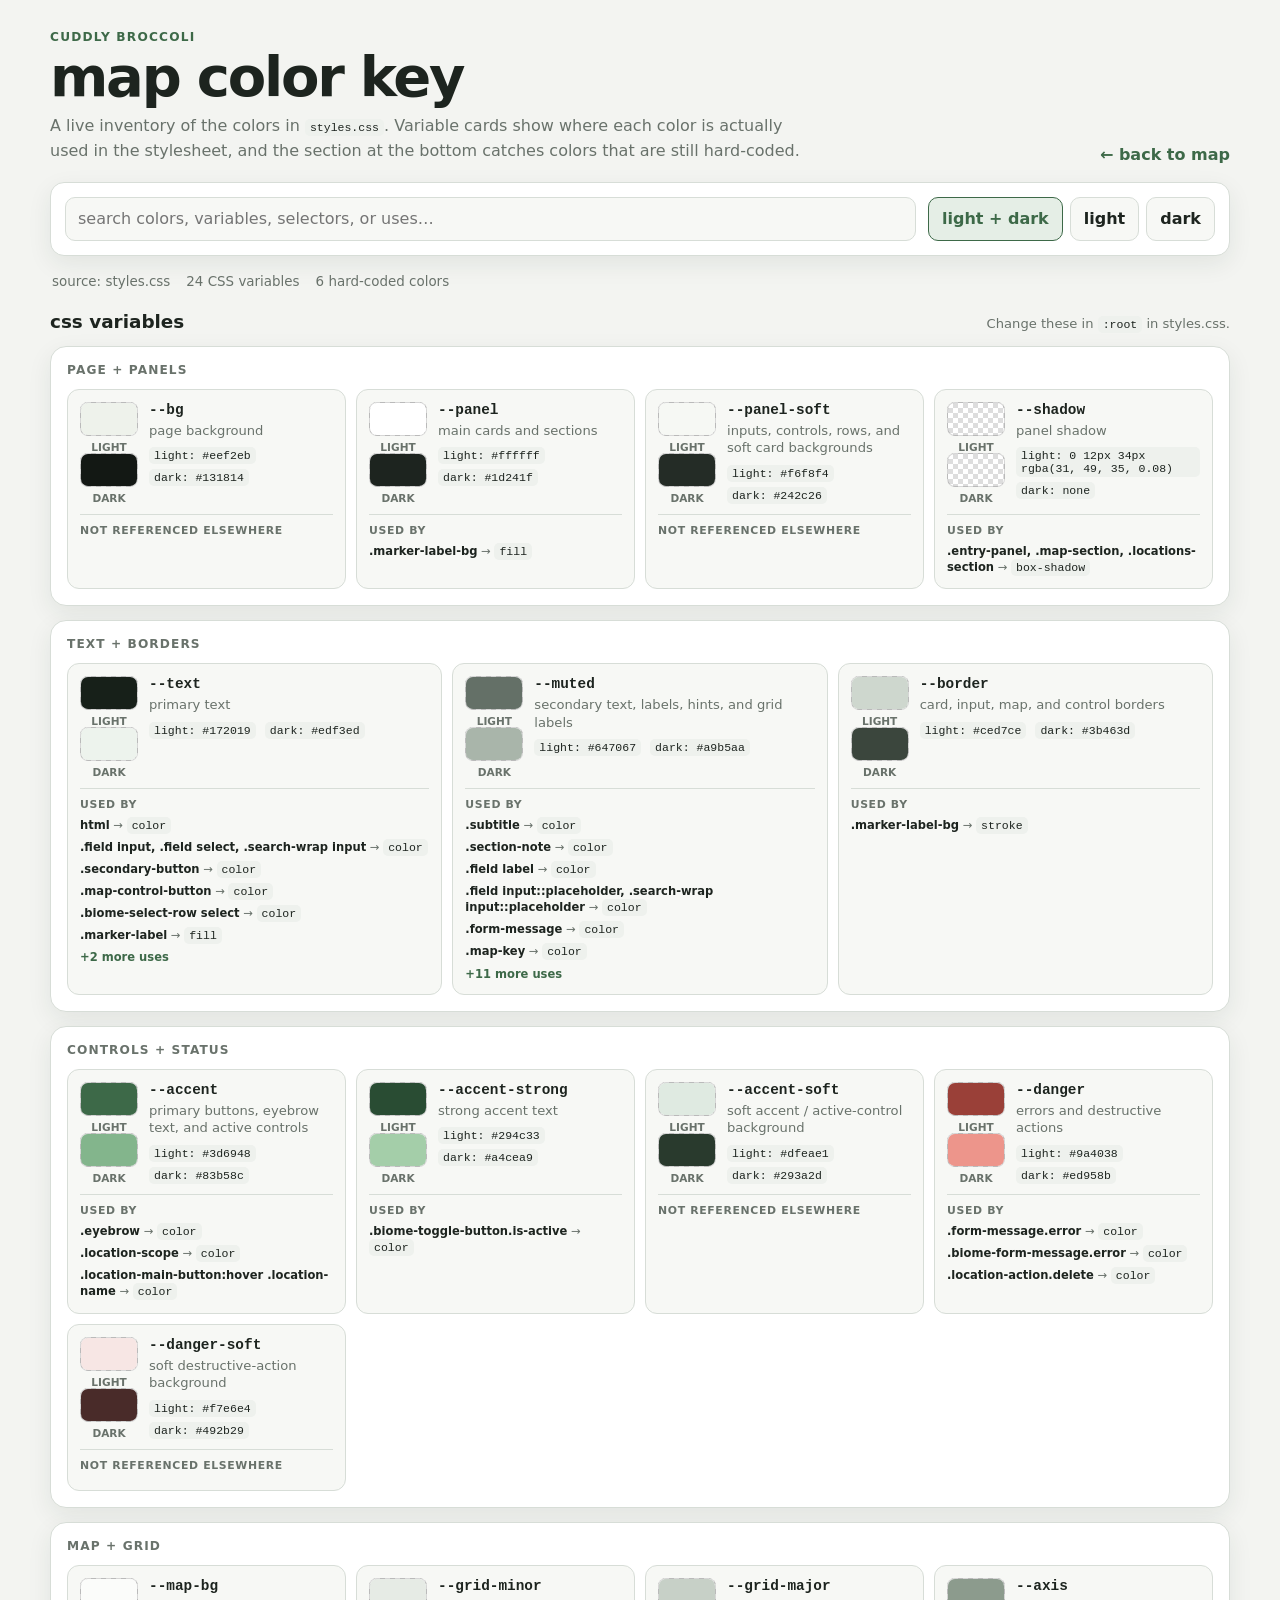
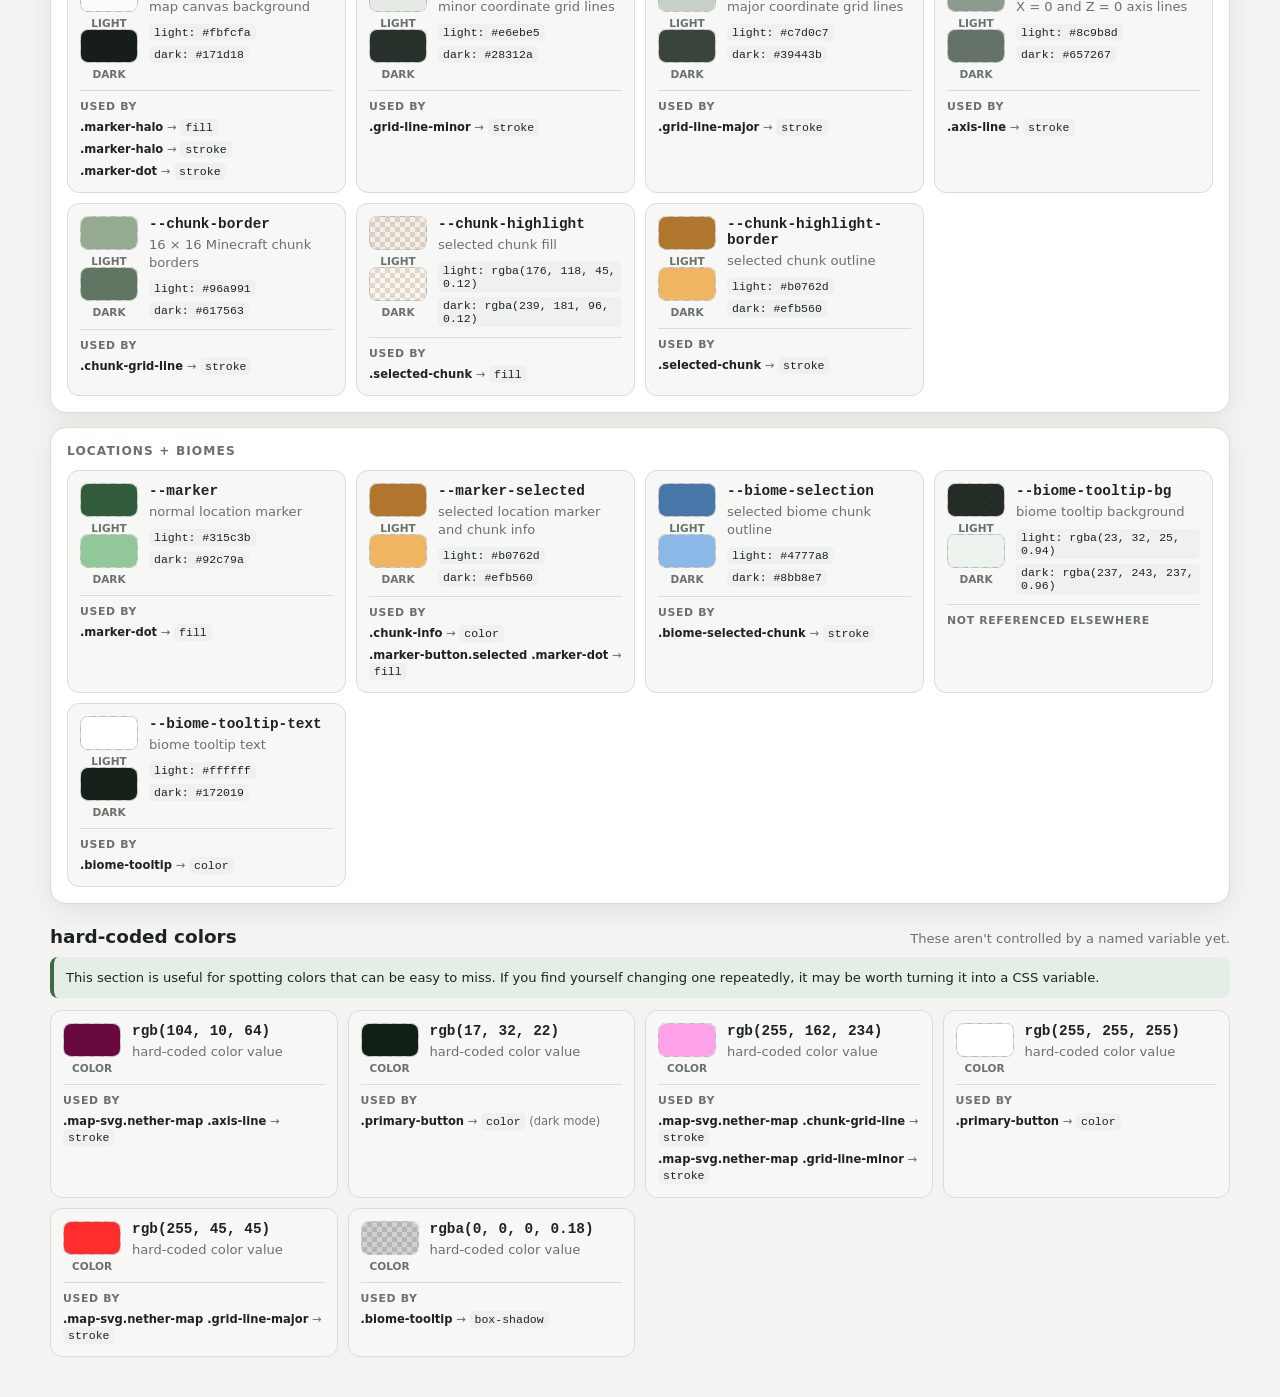
<file: colors.html>
<!doctype html>
<html lang="en">
<head>
  <meta charset="utf-8" />
  <meta name="viewport" content="width=device-width, initial-scale=1" />
  <title>map color key</title>

  <style>
    :root {
      color-scheme: light;
      --ck-bg: #f3f4f1;
      --ck-panel: #ffffff;
      --ck-panel-soft: #f7f8f5;
      --ck-text: #1d241f;
      --ck-muted: #69726b;
      --ck-border: #d7ddd7;
      --ck-accent: #3d6948;
      --ck-accent-soft: #e5eee6;
      --ck-code: #eef1ed;
      --ck-shadow: 0 8px 24px rgba(31, 49, 35, 0.08);
    }

    * {
      box-sizing: border-box;
    }

    html {
      font-family: Inter, ui-sans-serif, system-ui, -apple-system,
        BlinkMacSystemFont, "Segoe UI", sans-serif;
      background: var(--ck-bg);
      color: var(--ck-text);
    }

    body {
      margin: 0;
      min-width: 320px;
      background: var(--ck-bg);
    }

    button,
    input {
      font: inherit;
    }

    .color-key-shell {
      width: min(1180px, calc(100% - 28px));
      margin: 0 auto;
      padding: 30px 0 50px;
    }

    .top-row {
      display: flex;
      align-items: flex-end;
      justify-content: space-between;
      gap: 18px;
      margin-bottom: 18px;
    }

    .eyebrow {
      margin: 0 0 5px;
      color: var(--ck-accent);
      font-size: 0.76rem;
      font-weight: 850;
      letter-spacing: 0.1em;
      text-transform: uppercase;
    }

    h1 {
      margin: 0;
      font-size: clamp(2rem, 5vw, 3.5rem);
      line-height: 1;
      letter-spacing: -0.04em;
    }

    .intro {
      max-width: 760px;
      margin: 9px 0 0;
      color: var(--ck-muted);
      line-height: 1.55;
    }

    .back-link {
      flex: 0 0 auto;
      color: var(--ck-accent);
      font-weight: 800;
      text-decoration: none;
    }

    .back-link:hover {
      text-decoration: underline;
    }

    .toolbar {
      display: grid;
      grid-template-columns: minmax(0, 1fr) auto;
      gap: 12px;
      align-items: center;
      margin: 18px 0;
      padding: 14px;
      border: 1px solid var(--ck-border);
      border-radius: 14px;
      background: var(--ck-panel);
      box-shadow: var(--ck-shadow);
    }

    .search-input {
      width: 100%;
      min-height: 44px;
      padding: 9px 12px;
      border: 1px solid var(--ck-border);
      border-radius: 10px;
      background: var(--ck-panel-soft);
      color: var(--ck-text);
      font-size: 1rem;
    }

    .search-input:focus-visible,
    .mode-button:focus-visible,
    .retry-button:focus-visible {
      outline: 3px solid rgba(61, 105, 72, 0.25);
      outline-offset: 2px;
    }

    .mode-buttons {
      display: flex;
      gap: 7px;
      flex-wrap: wrap;
    }

    .mode-button,
    .retry-button {
      min-height: 44px;
      padding: 8px 13px;
      border: 1px solid var(--ck-border);
      border-radius: 10px;
      background: var(--ck-panel-soft);
      color: var(--ck-text);
      cursor: pointer;
      font-weight: 800;
    }

    .mode-button.active {
      border-color: var(--ck-accent);
      background: var(--ck-accent-soft);
      color: var(--ck-accent);
    }

    .status-row {
      display: flex;
      flex-wrap: wrap;
      gap: 7px 16px;
      margin: 0 2px 18px;
      color: var(--ck-muted);
      font-size: 0.84rem;
    }

    .section {
      margin-top: 22px;
    }

    .section-heading {
      display: flex;
      align-items: baseline;
      justify-content: space-between;
      gap: 14px;
      margin-bottom: 10px;
    }

    .section-heading h2 {
      margin: 0;
      font-size: 1.15rem;
    }

    .section-note {
      margin: 0;
      color: var(--ck-muted);
      font-size: 0.82rem;
    }

    .group {
      margin-top: 14px;
      padding: 16px;
      border: 1px solid var(--ck-border);
      border-radius: 16px;
      background: var(--ck-panel);
      box-shadow: var(--ck-shadow);
    }

    .group-title {
      margin: 0 0 12px;
      color: var(--ck-muted);
      font-size: 0.76rem;
      font-weight: 850;
      letter-spacing: 0.09em;
      text-transform: uppercase;
    }

    .color-grid {
      display: grid;
      grid-template-columns: repeat(auto-fit, minmax(270px, 1fr));
      gap: 10px;
    }

    .color-card {
      min-width: 0;
      padding: 12px;
      border: 1px solid var(--ck-border);
      border-radius: 12px;
      background: var(--ck-panel-soft);
    }

    .color-card.hidden-by-search {
      display: none;
    }

    .color-card-head {
      display: grid;
      grid-template-columns: 58px minmax(0, 1fr);
      gap: 11px;
      align-items: start;
    }

    .swatch-stack {
      display: grid;
      gap: 5px;
    }

    .swatch {
      position: relative;
      width: 58px;
      height: 34px;
      overflow: hidden;
      border: 1px solid rgba(0, 0, 0, 0.16);
      border-radius: 8px;
      background:
        linear-gradient(45deg, #ddd 25%, transparent 25%) 0 0 / 10px 10px,
        linear-gradient(-45deg, #ddd 25%, transparent 25%) 0 5px / 10px 10px,
        linear-gradient(45deg, transparent 75%, #ddd 75%) 5px -5px / 10px 10px,
        linear-gradient(-45deg, transparent 75%, #ddd 75%) -5px 0 / 10px 10px,
        #fff;
    }

    .swatch-fill {
      position: absolute;
      inset: 0;
    }

    .swatch-label {
      color: var(--ck-muted);
      font-size: 0.66rem;
      font-weight: 800;
      text-align: center;
      text-transform: uppercase;
    }

    .variable-name,
    .literal-name {
      margin: 0;
      overflow-wrap: anywhere;
      font-family: ui-monospace, SFMono-Regular, Menlo, Consolas, monospace;
      font-size: 0.9rem;
      font-weight: 850;
    }

    .friendly-name {
      margin: 4px 0 0;
      color: var(--ck-muted);
      font-size: 0.82rem;
      line-height: 1.35;
    }

    .value-row {
      display: flex;
      flex-wrap: wrap;
      gap: 5px 9px;
      margin-top: 8px;
      color: var(--ck-muted);
      font-size: 0.72rem;
    }

    code {
      padding: 2px 5px;
      border-radius: 5px;
      background: var(--ck-code);
      color: var(--ck-text);
      font-family: ui-monospace, SFMono-Regular, Menlo, Consolas, monospace;
      font-size: 0.72rem;
      overflow-wrap: anywhere;
    }

    .usage-block {
      margin-top: 10px;
      padding-top: 9px;
      border-top: 1px solid var(--ck-border);
    }

    .usage-title {
      margin: 0 0 6px;
      color: var(--ck-muted);
      font-size: 0.68rem;
      font-weight: 850;
      letter-spacing: 0.06em;
      text-transform: uppercase;
    }

    .usage-list {
      display: grid;
      gap: 5px;
      margin: 0;
      padding: 0;
      list-style: none;
    }

    .usage-item {
      min-width: 0;
      color: var(--ck-muted);
      font-size: 0.72rem;
      line-height: 1.4;
    }

    .usage-selector {
      color: var(--ck-text);
      font-weight: 750;
      overflow-wrap: anywhere;
    }

    .more-uses {
      color: var(--ck-accent);
      font-weight: 800;
    }

    .error-box,
    .empty-box {
      padding: 16px;
      border: 1px solid var(--ck-border);
      border-radius: 14px;
      background: var(--ck-panel);
      color: var(--ck-muted);
      line-height: 1.5;
    }

    .error-box strong {
      color: var(--ck-text);
    }

    .retry-button {
      margin-top: 10px;
    }

    .hardcoded-note {
      margin: 0 0 12px;
      padding: 11px 12px;
      border-left: 4px solid var(--ck-accent);
      border-radius: 8px;
      background: var(--ck-accent-soft);
      color: var(--ck-text);
      font-size: 0.82rem;
      line-height: 1.45;
    }

    .hidden {
      display: none !important;
    }

    @media (max-width: 700px) {
      .top-row {
        align-items: flex-start;
        flex-direction: column;
      }

      .toolbar {
        grid-template-columns: 1fr;
      }

      .mode-buttons {
        width: 100%;
      }

      .mode-button {
        flex: 1 1 0;
      }

      .color-grid {
        grid-template-columns: 1fr;
      }
    }
  </style>
</head>

<body>
  <main class="color-key-shell">
    <div class="top-row">
      <div>
        <p class="eyebrow">cuddly broccoli</p>
        <h1>map color key</h1>
        <p class="intro">
          A live inventory of the colors in <code>styles.css</code>.
          Variable cards show where each color is actually used in the stylesheet,
          and the section at the bottom catches colors that are still hard-coded.
        </p>
      </div>

      <a class="back-link" href="index.html">← back to map</a>
    </div>

    <div class="toolbar">
      <input
        id="searchInput"
        class="search-input"
        type="search"
        placeholder="search colors, variables, selectors, or uses…"
        aria-label="Search colors"
      />

      <div class="mode-buttons" aria-label="Swatch preview mode">
        <button class="mode-button active" type="button" data-mode="both">
          light + dark
        </button>
        <button class="mode-button" type="button" data-mode="light">
          light
        </button>
        <button class="mode-button" type="button" data-mode="dark">
          dark
        </button>
      </div>
    </div>

    <div id="statusRow" class="status-row" aria-live="polite">
      <span>reading styles.css…</span>
    </div>

    <div id="errorBox" class="error-box hidden">
      <strong>I couldn't read styles.css.</strong>
      <div id="errorMessage"></div>
      <button id="retryButton" class="retry-button" type="button">
        try again
      </button>
    </div>

    <div id="content" class="hidden">
      <section class="section">
        <div class="section-heading">
          <h2>css variables</h2>
          <p class="section-note">
            Change these in <code>:root</code> in styles.css.
          </p>
        </div>

        <div id="variableGroups"></div>
      </section>

      <section class="section">
        <div class="section-heading">
          <h2>hard-coded colors</h2>
          <p class="section-note">
            These aren't controlled by a named variable yet.
          </p>
        </div>

        <p class="hardcoded-note">
          This section is useful for spotting colors that can be easy to miss.
          If you find yourself changing one repeatedly, it may be worth turning it
          into a CSS variable.
        </p>

        <div id="literalGrid" class="color-grid"></div>
        <div id="literalEmpty" class="empty-box hidden">
          No hard-coded color values found.
        </div>
      </section>
    </div>
  </main>

  <script>
    (() => {
      "use strict";

      const FRIENDLY_LABELS = {
        "--bg": "page background",
        "--panel": "main cards and sections",
        "--panel-soft": "inputs, controls, rows, and soft card backgrounds",
        "--text": "primary text",
        "--muted": "secondary text, labels, hints, and grid labels",
        "--border": "card, input, map, and control borders",

        "--accent": "primary buttons, eyebrow text, and active controls",
        "--accent-strong": "strong accent text",
        "--accent-soft": "soft accent / active-control background",

        "--danger": "errors and destructive actions",
        "--danger-soft": "soft destructive-action background",

        "--grid-minor": "minor coordinate grid lines",
        "--grid-major": "major coordinate grid lines",
        "--axis": "X = 0 and Z = 0 axis lines",
        "--chunk-border": "16 × 16 Minecraft chunk borders",
        "--chunk-highlight": "selected chunk fill",
        "--chunk-highlight-border": "selected chunk outline",

        "--biome-selection": "selected biome chunk outline",
        "--biome-tooltip-bg": "biome tooltip background",
        "--biome-tooltip-text": "biome tooltip text",

        "--marker": "normal location marker",
        "--marker-selected": "selected location marker and chunk info",
        "--map-bg": "map canvas background",
        "--shadow": "panel shadow"
      };

      const GROUPS = [
        {
          id: "page",
          title: "page + panels",
          variables: ["--bg", "--panel", "--panel-soft", "--shadow"]
        },
        {
          id: "type",
          title: "text + borders",
          variables: ["--text", "--muted", "--border"]
        },
        {
          id: "controls",
          title: "controls + status",
          variables: [
            "--accent",
            "--accent-strong",
            "--accent-soft",
            "--danger",
            "--danger-soft"
          ]
        },
        {
          id: "grid",
          title: "map + grid",
          variables: [
            "--map-bg",
            "--grid-minor",
            "--grid-major",
            "--axis",
            "--chunk-border",
            "--chunk-highlight",
            "--chunk-highlight-border"
          ]
        },
        {
          id: "markers",
          title: "locations + biomes",
          variables: [
            "--marker",
            "--marker-selected",
            "--biome-selection",
            "--biome-tooltip-bg",
            "--biome-tooltip-text"
          ]
        }
      ];

      const searchInput = document.getElementById("searchInput");
      const statusRow = document.getElementById("statusRow");
      const errorBox = document.getElementById("errorBox");
      const errorMessage = document.getElementById("errorMessage");
      const retryButton = document.getElementById("retryButton");
      const content = document.getElementById("content");
      const variableGroups = document.getElementById("variableGroups");
      const literalGrid = document.getElementById("literalGrid");
      const literalEmpty = document.getElementById("literalEmpty");
      const modeButtons = Array.from(
        document.querySelectorAll(".mode-button")
      );

      let previewMode = "both";
      let allCards = [];

      function normalizeWhitespace(text) {
        return String(text || "").replace(/\s+/g, " ").trim();
      }

      function isDarkMedia(conditionText) {
        return String(conditionText || "")
          .toLowerCase()
          .includes("prefers-color-scheme: dark");
      }

      function colorTokensFromValue(value) {
        const text = String(value || "");
        const found = [];

        const patterns = [
          /#[0-9a-fA-F]{3,8}\b/g,
          /\brgba?\([^)]*\)/gi,
          /\bhsla?\([^)]*\)/gi,
          /\boklch\([^)]*\)/gi,
          /\boklab\([^)]*\)/gi
        ];

        for (const pattern of patterns) {
          const matches = text.match(pattern) || [];
          found.push(...matches);
        }

        return [...new Set(found.map((item) => item.trim()))];
      }

      function collectRules(ruleList, state, mediaContext = "default") {
        for (const rule of Array.from(ruleList || [])) {
          if (rule.type === CSSRule.STYLE_RULE) {
            const selector = normalizeWhitespace(rule.selectorText);

            for (const property of Array.from(rule.style)) {
              const value = rule.style.getPropertyValue(property).trim();

              if (selector === ":root" && property.startsWith("--")) {
                if (!state.variables.has(property)) {
                  state.variables.set(property, {
                    name: property,
                    light: null,
                    dark: null,
                    uses: []
                  });
                }

                const item = state.variables.get(property);

                if (mediaContext === "dark") {
                  item.dark = value;
                } else if (!item.light) {
                  item.light = value;
                }

                continue;
              }

              const variableMatches = [
                ...value.matchAll(/var\(\s*(--[A-Za-z0-9_-]+)/g)
              ];

              for (const match of variableMatches) {
                const variableName = match[1];

                if (!state.variables.has(variableName)) {
                  state.variables.set(variableName, {
                    name: variableName,
                    light: null,
                    dark: null,
                    uses: []
                  });
                }

                state.variables.get(variableName).uses.push({
                  selector,
                  property,
                  context: mediaContext
                });
              }

              if (!value.includes("var(")) {
                for (const color of colorTokensFromValue(value)) {
                  const key = color.toLowerCase();

                  if (!state.literals.has(key)) {
                    state.literals.set(key, {
                      value: color,
                      uses: []
                    });
                  }

                  state.literals.get(key).uses.push({
                    selector,
                    property,
                    context: mediaContext,
                    fullValue: value
                  });
                }
              }
            }
          } else if (rule.type === CSSRule.MEDIA_RULE) {
            const nextContext = isDarkMedia(rule.conditionText)
              ? "dark"
              : mediaContext;

            collectRules(rule.cssRules, state, nextContext);
          } else if ("cssRules" in rule && rule.cssRules) {
            collectRules(rule.cssRules, state, mediaContext);
          }
        }
      }

      function dedupeUses(uses) {
        const seen = new Set();

        return uses.filter((use) => {
          const key =
            use.selector +
            "|" +
            use.property +
            "|" +
            use.context +
            "|" +
            (use.fullValue || "");

          if (seen.has(key)) {
            return false;
          }

          seen.add(key);
          return true;
        });
      }

      function groupForVariable(name) {
        for (const group of GROUPS) {
          if (group.variables.includes(name)) {
            return group.id;
          }
        }

        return "other";
      }

      function makeSwatch(value, label) {
        const stack = document.createElement("div");
        stack.className = "swatch-stack";
        stack.dataset.swatchMode = label;

        const swatch = document.createElement("div");
        swatch.className = "swatch";

        const fill = document.createElement("div");
        fill.className = "swatch-fill";
        fill.style.background = value || "transparent";
        swatch.appendChild(fill);

        const text = document.createElement("div");
        text.className = "swatch-label";
        text.textContent = label;

        stack.append(swatch, text);
        return stack;
      }

      function buildUsageBlock(uses) {
        const cleanUses = dedupeUses(uses);
        const block = document.createElement("div");
        block.className = "usage-block";

        const title = document.createElement("p");
        title.className = "usage-title";
        title.textContent = cleanUses.length
          ? "used by"
          : "not referenced elsewhere";

        block.appendChild(title);

        if (!cleanUses.length) {
          return block;
        }

        const list = document.createElement("ul");
        list.className = "usage-list";

        const maxVisible = 6;

        cleanUses.slice(0, maxVisible).forEach((use) => {
          const item = document.createElement("li");
          item.className = "usage-item";

          const selector = document.createElement("span");
          selector.className = "usage-selector";
          selector.textContent = use.selector;

          const property = document.createElement("code");
          property.textContent = use.property;

          item.append(selector, " → ", property);

          if (use.context === "dark") {
            item.append(" (dark mode)");
          }

          list.appendChild(item);
        });

        if (cleanUses.length > maxVisible) {
          const more = document.createElement("li");
          more.className = "usage-item more-uses";
          more.textContent =
            "+" + (cleanUses.length - maxVisible) + " more use" +
            (cleanUses.length - maxVisible === 1 ? "" : "s");
          list.appendChild(more);
        }

        block.appendChild(list);
        return block;
      }

      function buildVariableCard(item) {
        const card = document.createElement("article");
        card.className = "color-card";
        card.dataset.kind = "variable";
        card.dataset.name = item.name;

        const searchText = [
          item.name,
          FRIENDLY_LABELS[item.name] || "",
          item.light || "",
          item.dark || "",
          ...item.uses.flatMap((use) => [
            use.selector,
            use.property
          ])
        ]
          .join(" ")
          .toLowerCase();

        card.dataset.search = searchText;

        const head = document.createElement("div");
        head.className = "color-card-head";

        const swatches = document.createElement("div");

        const lightValue = item.light || item.dark || "transparent";
        const darkValue = item.dark || item.light || "transparent";

        swatches.appendChild(makeSwatch(lightValue, "light"));
        swatches.appendChild(makeSwatch(darkValue, "dark"));

        const info = document.createElement("div");

        const name = document.createElement("p");
        name.className = "variable-name";
        name.textContent = item.name;

        const friendly = document.createElement("p");
        friendly.className = "friendly-name";
        friendly.textContent =
          FRIENDLY_LABELS[item.name] ||
          "CSS color variable";

        const values = document.createElement("div");
        values.className = "value-row";

        const lightCode = document.createElement("code");
        lightCode.textContent =
          "light: " + (item.light || "not set");

        const darkCode = document.createElement("code");
        darkCode.textContent =
          "dark: " + (item.dark || "same as light");

        values.append(lightCode, darkCode);
        info.append(name, friendly, values);
        head.append(swatches, info);

        card.append(head, buildUsageBlock(item.uses));
        return card;
      }

      function buildLiteralCard(item) {
        const card = document.createElement("article");
        card.className = "color-card";
        card.dataset.kind = "literal";

        const searchText = [
          item.value,
          ...item.uses.flatMap((use) => [
            use.selector,
            use.property,
            use.fullValue || ""
          ])
        ]
          .join(" ")
          .toLowerCase();

        card.dataset.search = searchText;

        const head = document.createElement("div");
        head.className = "color-card-head";

        const swatches = document.createElement("div");
        swatches.appendChild(makeSwatch(item.value, "color"));

        const info = document.createElement("div");

        const name = document.createElement("p");
        name.className = "literal-name";
        name.textContent = item.value;

        const friendly = document.createElement("p");
        friendly.className = "friendly-name";
        friendly.textContent = "hard-coded color value";

        info.append(name, friendly);
        head.append(swatches, info);

        card.append(head, buildUsageBlock(item.uses));
        return card;
      }

      function renderVariables(variableItems) {
        variableGroups.replaceChildren();

        const grouped = new Map();

        for (const group of GROUPS) {
          grouped.set(group.id, []);
        }

        grouped.set("other", []);

        for (const item of variableItems) {
          grouped.get(groupForVariable(item.name)).push(item);
        }

        const orderedGroups = [
          ...GROUPS,
          { id: "other", title: "other variables" }
        ];

        for (const group of orderedGroups) {
          const items = grouped.get(group.id) || [];

          if (!items.length) {
            continue;
          }

          const wrapper = document.createElement("div");
          wrapper.className = "group";
          wrapper.dataset.group = group.id;

          const title = document.createElement("p");
          title.className = "group-title";
          title.textContent = group.title;

          const grid = document.createElement("div");
          grid.className = "color-grid";

          items.forEach((item) => {
            grid.appendChild(buildVariableCard(item));
          });

          wrapper.append(title, grid);
          variableGroups.appendChild(wrapper);
        }
      }

      function renderLiterals(literalItems) {
        literalGrid.replaceChildren();

        literalItems.forEach((item) => {
          literalGrid.appendChild(buildLiteralCard(item));
        });

        literalEmpty.classList.toggle(
          "hidden",
          literalItems.length !== 0
        );
      }

      function applyPreviewMode() {
        document
          .querySelectorAll("[data-swatch-mode]")
          .forEach((stack) => {
            const label = stack.dataset.swatchMode;

            if (label === "color") {
              stack.classList.remove("hidden");
              return;
            }

            const shouldShow =
              previewMode === "both" ||
              previewMode === label;

            stack.classList.toggle("hidden", !shouldShow);
          });

        modeButtons.forEach((button) => {
          const active = button.dataset.mode === previewMode;
          button.classList.toggle("active", active);
          button.setAttribute(
            "aria-pressed",
            active ? "true" : "false"
          );
        });
      }

      function applySearch() {
        const query = searchInput.value.trim().toLowerCase();

        allCards.forEach((card) => {
          const matches =
            !query || card.dataset.search.includes(query);

          card.classList.toggle(
            "hidden-by-search",
            !matches
          );
        });

        document
          .querySelectorAll(".group")
          .forEach((group) => {
            const visible = group.querySelector(
              ".color-card:not(.hidden-by-search)"
            );

            group.classList.toggle("hidden", !visible);
          });
      }

      async function loadStyles() {
        errorBox.classList.add("hidden");
        content.classList.add("hidden");
        statusRow.textContent = "reading styles.css…";

        try {
          const response = await fetch("styles.css", {
            cache: "no-store"
          });

          if (!response.ok) {
            throw new Error(
              "styles.css returned HTTP " + response.status
            );
          }

          const cssText = await response.text();

          const sheet = new CSSStyleSheet();
          sheet.replaceSync(cssText);

          const state = {
            variables: new Map(),
            literals: new Map()
          };

          collectRules(sheet.cssRules, state);

          const variables = Array.from(
            state.variables.values()
          );

          variables.forEach((item) => {
            item.uses = dedupeUses(item.uses);
          });

          variables.sort((a, b) => {
            const groupA = groupForVariable(a.name);
            const groupB = groupForVariable(b.name);

            const order = [
              "page",
              "type",
              "controls",
              "grid",
              "markers",
              "other"
            ];

            const groupDifference =
              order.indexOf(groupA) - order.indexOf(groupB);

            if (groupDifference !== 0) {
              return groupDifference;
            }

            const knownOrderA = GROUPS
              .find((group) => group.id === groupA)
              ?.variables.indexOf(a.name) ?? -1;

            const knownOrderB = GROUPS
              .find((group) => group.id === groupB)
              ?.variables.indexOf(b.name) ?? -1;

            if (knownOrderA >= 0 && knownOrderB >= 0) {
              return knownOrderA - knownOrderB;
            }

            return a.name.localeCompare(b.name);
          });

          const literals = Array.from(
            state.literals.values()
          );

          literals.forEach((item) => {
            item.uses = dedupeUses(item.uses);
          });

          literals.sort((a, b) =>
            a.value.localeCompare(b.value)
          );

          renderVariables(variables);
          renderLiterals(literals);

          allCards = Array.from(
            document.querySelectorAll(".color-card")
          );

          statusRow.replaceChildren();

          const source = document.createElement("span");
          source.textContent = "source: styles.css";

          const variableCount = document.createElement("span");
          variableCount.textContent =
            variables.length + " CSS variables";

          const literalCount = document.createElement("span");
          literalCount.textContent =
            literals.length + " hard-coded colors";

          statusRow.append(
            source,
            variableCount,
            literalCount
          );

          content.classList.remove("hidden");
          applyPreviewMode();
          applySearch();
        } catch (error) {
          statusRow.textContent = "couldn't read styles.css";
          errorMessage.textContent =
            " " +
            (error?.message || String(error)) +
            ". This page needs to be in the same GitHub Pages folder as styles.css.";

          errorBox.classList.remove("hidden");
        }
      }

      searchInput.addEventListener("input", applySearch);

      modeButtons.forEach((button) => {
        button.addEventListener("click", () => {
          previewMode = button.dataset.mode || "both";
          applyPreviewMode();
        });
      });

      retryButton.addEventListener("click", loadStyles);

      loadStyles();
    })();
  </script>
</body>
</html>
</file>
